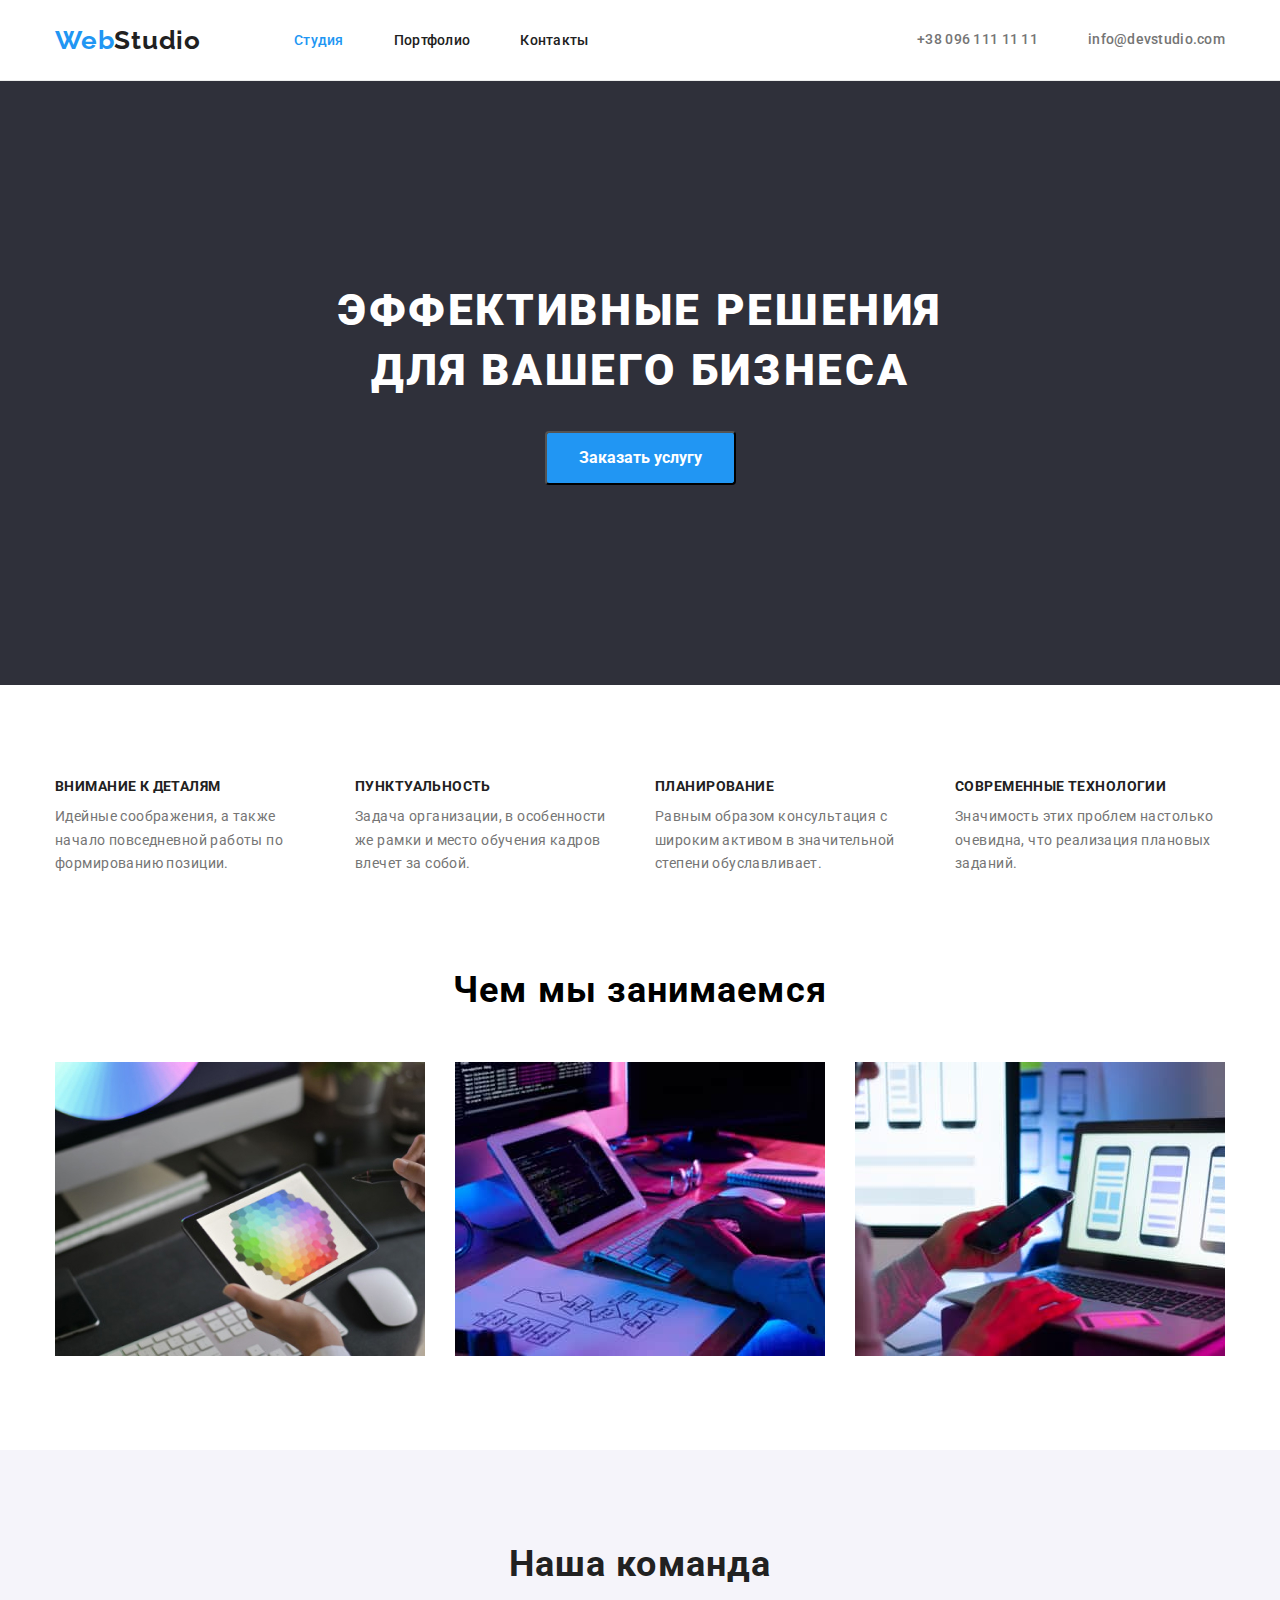
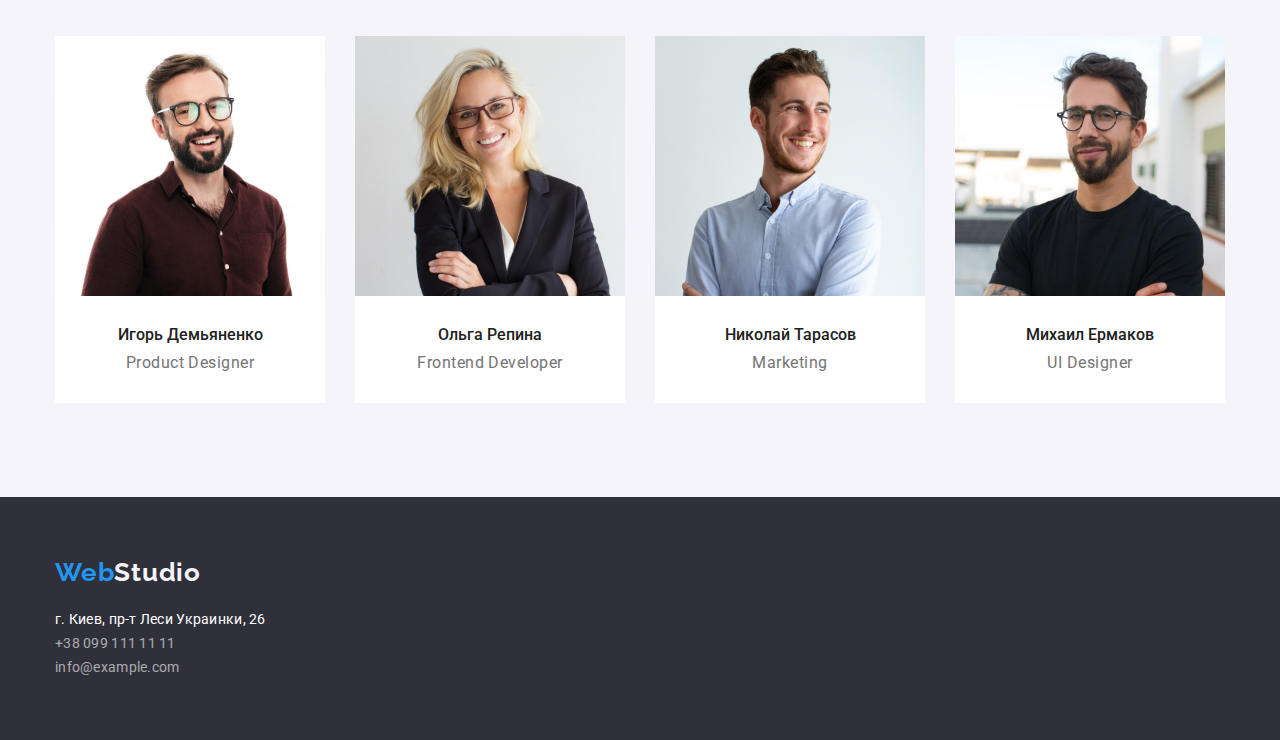
<file: index.html>
<!DOCTYPE html>
<html lang="ru">

<head>
    <meta charset="UTF-8" />
    <meta http-equiv="X-UA-Compatible" content="IE=edge" />
    <meta name="viewport" content="width=device-width, initial-scale=1.0" />
    <title>Homework</title>
    <link rel="preconnect" href="https://fonts.googleapis.com">
    <link rel="preconnect" href="https://fonts.gstatic.com" crossorigin>
    <link href="https://fonts.googleapis.com/css2?family=Raleway:wght@700&family=Roboto:wght@400;500;700;900&display=swap" rel="stylesheet">
    <link href="https://fonts.googleapis.com/css2?family=Roboto:wght@400;500;700;900&display=swap" rel="stylesheet">
    <link rel="preconnect" href="https://fonts.googleapis.com">
    <link rel="preconnect" href="https://fonts.gstatic.com" crossorigin>
    <link href="https://fonts.googleapis.com/css2?family=Roboto:wght@400;500;700;900&display=swap" rel="stylesheet">
    <link rel="stylesheet" href="https://cdnjs.cloudflare.com/ajax/libs/modern-normalize/1.1.0/modern-normalize.min.css" >
    <link rel="stylesheet" href="./css/styles.css">
    
</head>

<body class="body">

    <!---------------------------- Хедер-------------------------- -->

    <header class="page-header">
        <div class="all-header container">
        <a class="logo-header" href="index.html">
           <span class="logo-main-color">Web</span><span class="logo-second-color">Studio</span>
        </a >
        <nav >
            <ul class="nav-list">
                <li class="nav-link-item-current"><a  class="header-menu-link current" href="">Студия</a></li>
                <li class="nav-link-item"><a class="header-menu-link" href="./portfolio.html">Портфолио</a></li>
                <li class="nav-link-item"><a class="header-menu-link" href="">Контакты</a></li>
            </ul>

        </nav >
          <ul class="nav-contact-link list">
           <li> <a class="nav-contact-item"  href="tel:+380961111111">+38 096 111 11 11</a> </li>
            <li> <a  class="nav-contact-item" href="mailto:info@devstudio.com">info@devstudio.com</a> </li>
        </ul>
    </div>
    </header>

   <!-- ------------------------Hero section--------------------------->
    <main>
    
    <section class="hero">
        <div class="container" >
        <h1 class="hero-title"> Эффективные решения для вашего бизнеса </h1>
        <button class="hero-button" type="button">Заказать услугу</button>
    </div>
    </section>
   
    <!---------------------------преимущества --------------------------->

    <section class="advantages">
        <div class="container" >
        <h2 class="our-power visually-hidden">преимущества</h2>
        <ul class="advantage-list">
            <li class="advantage-item" >
                <h3 class="item-title">ВНИМАНИЕ К ДЕТАЛЯМ</h3>
                <p class="item-text">Идейные соображения, а также начало повседневной работы по формированию позиции.</p>
            </li>
            <li class="advantage-item">
                <h3 class="item-title">ПУНКТУАЛЬНОСТЬ</h3>
                <p class="item-text">Задача организации, в особенности же рамки и место обучения кадров влечет за собой.</p>
            </li>
            <li class="advantage-item">
                <h3 class="item-title">ПЛАНИРОВАНИЕ</h3>
                <p class="item-text">Равным образом консультация с широким активом в значительной степени обуславливает.</p>
            </li>
            <li class="advantage-item">
                <h3 class="item-title">СОВРЕМЕННЫЕ ТЕХНОЛОГИИ</h3>
                <p class="item-text">Значимость этих проблем настолько очевидна, что реализация плановых заданий.</p>
            </li>
        </ul>
    </div>
    </section>

    <!------------------------ Чем мы занимаемся ------------------------>

    <section class="whatwedo-section">
        <div class="container">
        <h2 class="whatwedo">Чем мы занимаемся</h2>
        <ul class="whatwedo-list">
            <li class="whatwedo-item">
                <img src="./images/img.jpg" alt="преимущество1" width="370" height="294" />
            </li>
            <li class="whatwedo-item">
                <img src="./images/img(1).jpg" alt="преимущество2" width="370" height="294" />
            </li>
            <li class="whatwedo-item">
                <img src="./images/img(2).jpg" alt="преимущество3" width="370" height="294" />
            </li>
         </ul>
        </div>
    </section>
    <!-------------------------- наша команда -------------------------->
    
    <section class="team">
        <div class="container">
        <h2 class="our-team">Наша команда</h2>
        <ul class="team-list">
            <li class="team-person-card">
                <img src="./images/teampic1.jpg" alt="team member1" width="270" height="260">
               <div >
                <h3 class="member">Игорь Демьяненко</h3>
                <p class="member-proffesion">Product Designer</p>
            </div>
            </li>
            <li class="team-person-card">
                <img src="./images/teampic2.jpg" alt="team member2" width="270" height="260">
              <div> 
                <h3 class="member">Ольга Репина</h3>
                <p class="member-proffesion">Frontend Developer</p>
            </div>
            </li>
            <li class="team-person-card">
                <img src="./images/teampic3.jpg" alt="team member3" width="270" height="260">
               <div> 
                <h3 class="member">Николай Тарасов</h3>
                <p class="member-proffesion">Marketing</p>
            </div>
            </li>
            <li class="team-person-card">
                <img src="./images/teampic.jpg" alt="team member4" width="270" height="260">
             <div>   
                <h3 class="member">Михаил Ермаков</h3>
                <p class="member-proffesion">UI Designer</p>
            </div>
            </li>
        </ul>
      </div>
    </section>
</main>
    <!------------------------------FOOTER------------------------------->

    <footer class="footer">
        <div class="container">
        <address class="footer-links">
            <a class="logo-footer" href="index.html">
                <span class="logo-main-color">Web</span><span class="logo-footer-color">Studio</span>
            </a>
            <ul class="list">
                <li>
                    <a class="adress" href="https://goo.gl/maps/nL18BeyxgCE3N7YV7" target="blank" rel="noopener noindex nofollow">г.
                        Киев, пр-т Леси Украинки, 26</a>
                </li>
                <li>
                    <a class="contact-links" href="tel:+380991111111">+38 099 111 11 11</a>
                </li>
                <li>
                    <a class="contact-links" href="mailto:info@example.com">info@example.com</a>
                </li>
            </ul>
        </address>
    </div>
    </footer>
</file>
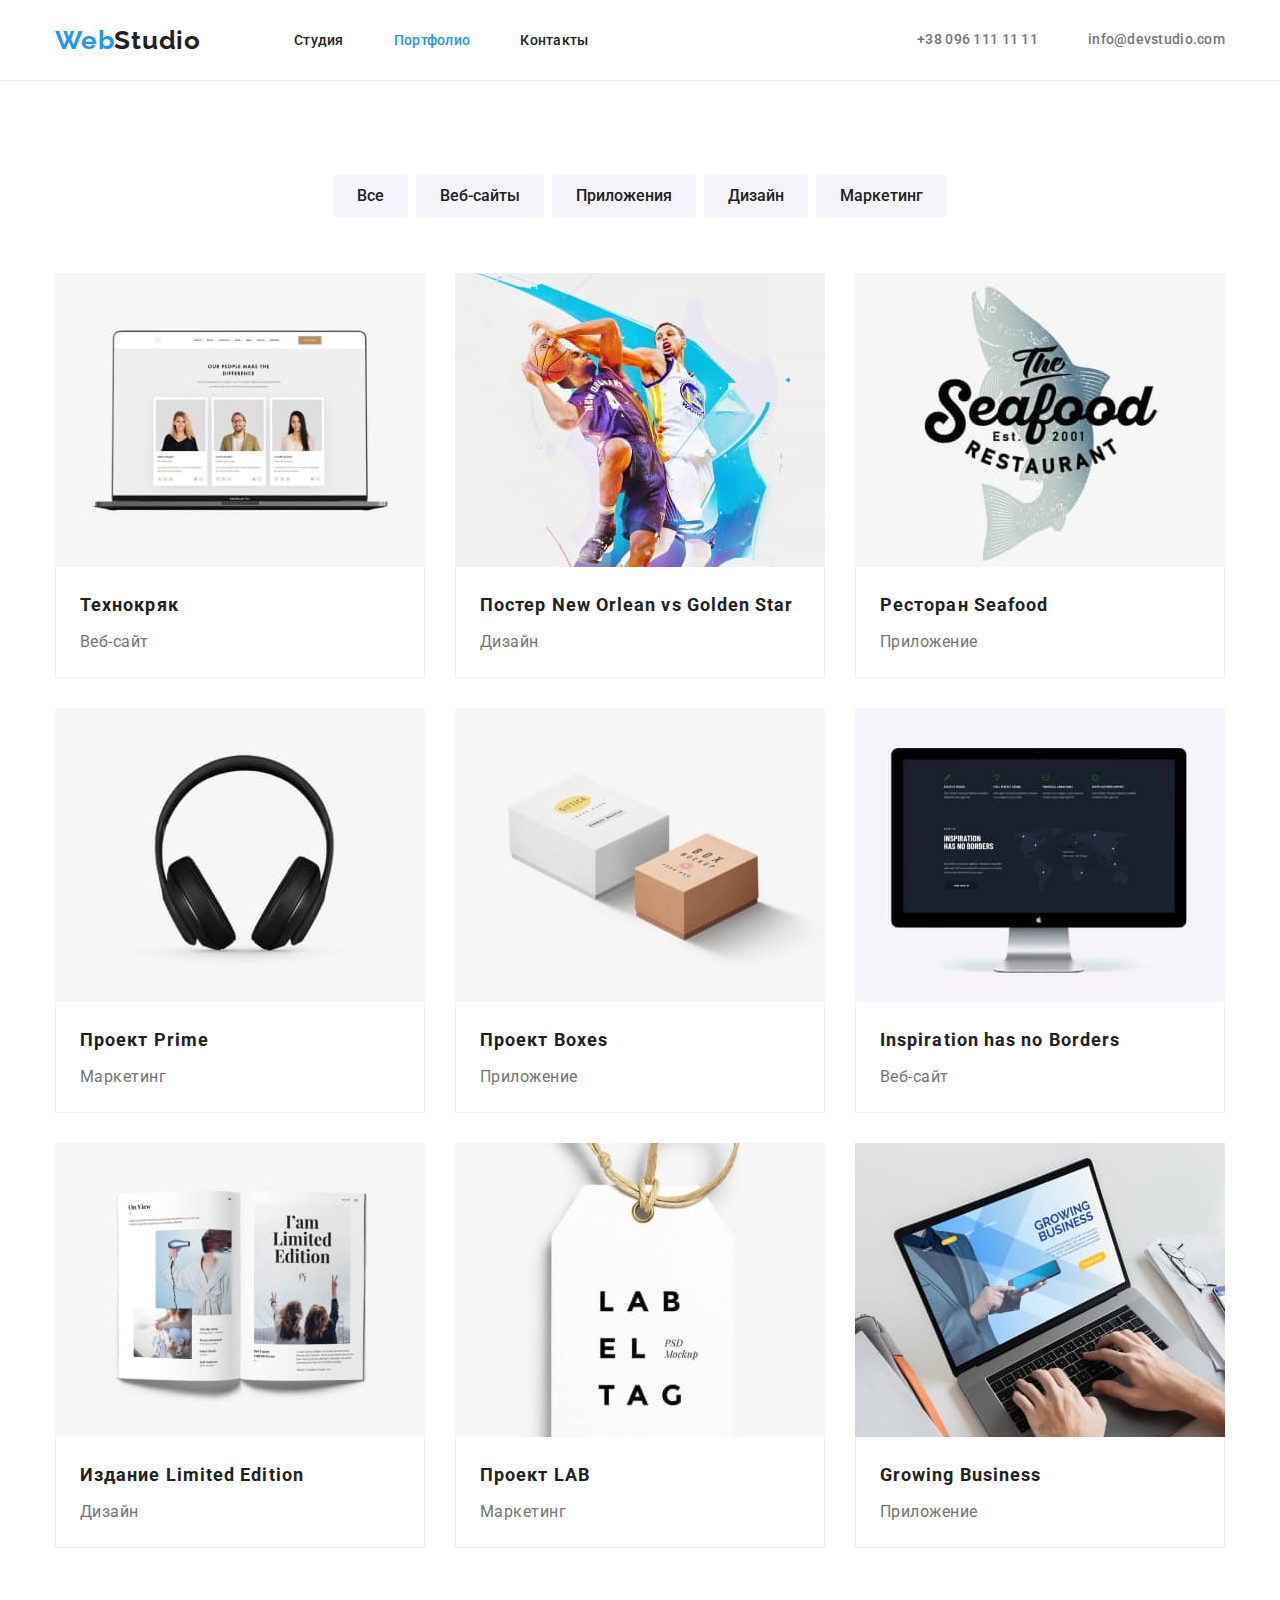
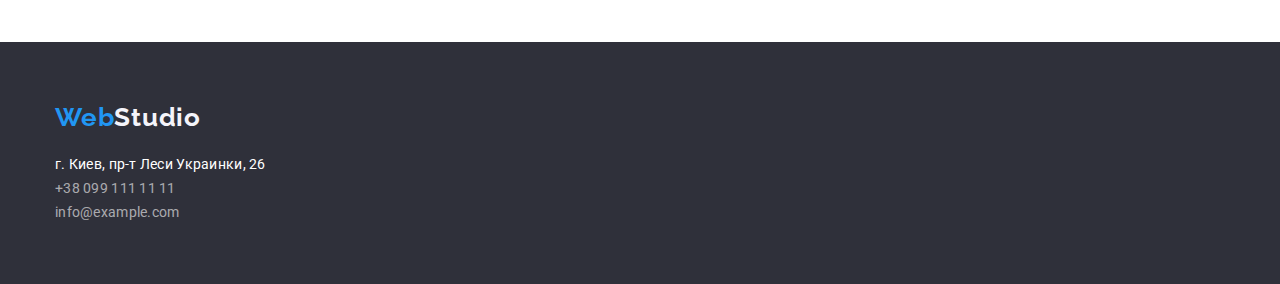
<file: portfolio.html>
<!DOCTYPE html>
<html lang="ru">

<head>
    <meta charset="UTF-8" />
    <meta http-equiv="X-UA-Compatible" content="IE=edge" />
    <meta name="viewport" content="width=device-width, initial-scale=1.0" />
    <title>Portfolio</title>
    <link rel="preconnect" href="https://fonts.googleapis.com">
    <link rel="preconnect" href="https://fonts.gstatic.com" crossorigin>
    <link href="https://fonts.googleapis.com/css2?family=Raleway:wght@700&family=Roboto:wght@400;500;700;900&display=swap" rel="stylesheet">
    <link href="https://fonts.googleapis.com/css2?family=Roboto:wght@400;500;700;900&display=swap" rel="stylesheet">
    <link rel="preconnect" href="https://fonts.googleapis.com">
    <link rel="preconnect" href="https://fonts.gstatic.com" crossorigin>
    <link href="https://fonts.googleapis.com/css2?family=Roboto:wght@400;500;700;900&display=swap" rel="stylesheet">
    <link rel="stylesheet" href="https://cdnjs.cloudflare.com/ajax/libs/modern-normalize/1.1.0/modern-normalize.min.css" >
    <link rel="stylesheet" href="./css/styles.css">
</head>

<body class="body">



    <!----------------------------- Хедер ----------------------------->

    <header class="page-header ">
      <div class="container">
      <a class="logo-header" href="index.html">
          <span >Web</span><span class="logo-second-color">Studio</span>
      </a>
      <nav class="nav-ul">
          <ul class="nav-list list">
              <li class="nav-link-item"><a class="header-menu-link" href="./index.html">Студия</a></li>
              <li class="nav-link-item-current"><a class="header-menu-link current" href="./portfolio.html">Портфолио</a></li>
              <li class="nav-link-item"><a class="header-menu-link" href="">Контакты</a></li>
          </ul>
      </nav>
        <ul class="nav-contact-link list">
         <li> <a class="nav-contact-item" href="tel:+380961111111">+38 096 111 11 11</a> </li>
          <li> <a class="nav-contact-item" href="mailto:info@devstudio.com">info@devstudio.com</a> </li>
      </ul>
    </div>
  </header>

    <main>
    <!--------------------------- PORTFOLIO--------------------------->
 <section class="portfolio-section">
  <div class="container"> 
<ul class="portfolio-list ">

    <li class="portfolio-buttons-list" >
      <button type="button" class="portfolio-buttons" >Все</button>
    </li>
    <li class="portfolio-buttons-list">
      <button type="button" class="portfolio-buttons" >Веб-сайты</button>
    </li>
    <li class="portfolio-buttons-list">
      <button type="button" class="portfolio-buttons" >Приложения</button> 
    
    </li>
    <li class="portfolio-buttons-list">
      <button type="button" class="portfolio-buttons" >Дизайн</button>
      
    </li >
    <li class="portfolio-buttons-list">
      <button type="button" class="portfolio-buttons" >Маркетинг</button>
      
    </li>
</ul>

    <ul class="portfolio-cards">
       <li class="item">
         <a href="" class="portfolio-link">
         <img class="port-img" src="./images/Portfolio1.jpg" alt="Portfolio1" width="370" height="294">
        <div class="portfolio-text">
         <h3 class="uniqe-case">Технокряк</h3>
         <p class="uniqe-case-topic">Веб-сайт</p>
        </div> 
        </a>
       </li>
       
       <li class="item">
        <a href="" class="portfolio-link">
        <img  class="port-img" src="./images/Portfolio2.jpg" alt="Portfolio2" width="370" height="294">
        <div class="portfolio-text">
        <h3 class="uniqe-case">Постер New Orlean vs Golden Star</h3>
        <p class="uniqe-case-topic">Дизайн</p>
        </div>  
      </a>
      </li>
      
      <li class="item">
        <a href="" class="portfolio-link">
        <img class="port-img" src="./images/Portfolio3.jpg" alt="Portfolio3" width="370" height="294">
        <div class="portfolio-text">
        <h3 class="uniqe-case">Ресторан Seafood</h3>
        <p class="uniqe-case-topic">Приложение</p>
       </div>
      </a>
      </li>
      
      <li class="item">
        <a href="" class="portfolio-link">
        <img class="port-img" src="./images/Portfolio4.jpg" alt="Portfolio4" width="370" height="294">
        <div class="portfolio-text">
        <h3 class="uniqe-case">Проект Prime</h3>
        <p class="uniqe-case-topic">Маркетинг</p>
           </div>
      </a>
      </li>
      
      <li class="item">
        <a href="" class="portfolio-link">
        <img class="port-img" src="./images/Portfolio5.jpg" alt="Portfolio5" width="370" height="294">
        <div class="portfolio-text">
        <h3 class="uniqe-case">Проект Boxes</h3>
        <p class="uniqe-case-topic">Приложение</p>
          </div>
      </a>
      </li>
      
      <li class="item">
        <a href="" class="portfolio-link">
          <img class="port-img" src="./images/Portfolio6.jpg" alt="Portfolio6" width="370" height="294">
         <div class="portfolio-text">
          <h3 class="uniqe-case">Inspiration has no Borders</h3>
        <p class="uniqe-case-topic">Веб-сайт</p>
        </div>
      </a>
      </li>
      
      <li class="item">
        <a href="" class="portfolio-link">
        <img class="port-img"src="./images/Portfolio7.jpg" alt="Portfolio7" width="370" height="294">
        <div class="portfolio-text">
        <h3 class="uniqe-case">Издание Limited Edition</h3>
        <p class="uniqe-case-topic">Дизайн</p>
        </div>  
      </a>
      </li>

      <li class="item">
        <a href="" class="portfolio-link">
        <img class="port-img"src="./images/Portfolio8.jpg" alt="Portfolio8" width="370" height="294">
        <div class="portfolio-text">
        <h3 class="uniqe-case">Проект LAB </h3>
        <p class="uniqe-case-topic">Маркетинг</p>
          </div>
      </a>
      </li>

      <li class="item">
        <a href="" class="portfolio-link">
        <img class="port-img"src="./images/Portfolio9.jpg" alt="Portfolio9" width="370" height="294">
        <div class="portfolio-text">
        <h3 class="uniqe-case">Growing Business</h3>
        <p class="uniqe-case-topic">Приложение</p>
         </div>
      </a>
      </li>
   </ul>
  </div>
  </section>
  </main>

    <!-----------------------------ФУТЕР---------------------------->

  <footer class="footer">
    <div class="container">
    <address class="footer-links">
        <a class="logo-footer" href="index.html">
            <span>Web</span><span class="logo-footer-color">Studio</span>
        </a>
        <ul class="list">
            <li>
                <a class="adress" href="https://goo.gl/maps/nL18BeyxgCE3N7YV7" target="blank" rel="noopener noindex nofollow">г.
                    Киев, пр-т Леси Украинки, 26</a>
            </li>
            <li><a class="contact-links" href="tel:+380991111111">+38 099 111 11 11</a></li>
            <li>
                <a class="contact-links" href="mailto:info@example.com">info@example.com</a>
            </li>
        </ul>
    </address>
  </div>
</footer>


</body>
</file>
<file: css/styles.css>
.html{
    box-sizing: border-box;
    width: 1600px;
}
/* *,
*::before,
*::after{box-sizing: inherit;} */
.main{width: 1600px;}
    /* main text colour */
    :root{
    --primary-text-colour: #212121;
    --hero-colour: #FFFFFF;
    --secondary-text-colour: #757575;
    --accent-colourbackground: #2196F3;
    --backgr-alt-color: #F5F4FA;

    }  
             /* BODY */
.body{font-family: Roboto, sans-serif;}

.list{

    display: flex;
    list-style: none;
    padding: 0;
    margin-top: 32px;
    margin-right: 0;
    padding-right: 0;

    font-family: 'Roboto';
    font-weight: 500;
    font-size: 14px;
    line-height: 114.2%;
    letter-spacing: 0.02em;
    color: var(--primary-text-colour);}

.container{
     margin-left:auto;
     margin-right: auto;
     padding-right: 15px;
     padding-left: 15px;
     width: 1200px;
     /* outline: 2px solid tomato; */
       
    }

           ----------- /* Хедер */------------------


.nav-list:last-child{
    padding-top: 32px;
    padding-bottom: 32px;
}
.nav-link-item:last-child{
    margin-right: 0;
}

.nav-lis:last-child{
    margin-right: 0;
}

.page-header{
    border-bottom: 1px solid #ECECEC;
}

.page-header .container{

    display: inline-block; 
     display: flex; 
     align-items: center;

}

.logo-header
     {
     display: inline-block;
     margin-right: 93px;

     font-family: 'Raleway';
     font-weight: 700;
     font-size: 26px;
     line-height: 119.2%;
     letter-spacing: 0.03em; 
     color: #2196F3;
     text-decoration: none;
    }
.logo-header:hover,
.logo-header:focus{text-decoration: underline;}

.logo-second-color{
 color: var(--primary-text-colour ) 
}

.nav-list{
    display: block;
    display: flex;
    margin-top: 0;
    margin-bottom: 0;
    margin-left: 0;
    align-items: center;
    text-align: center;
    padding-left: 0;
    list-style: none;

     font-family: 'Roboto';
     font-style: normal;
     font-weight: 500;
     font-size: 14px;
     line-height: 16px;
     letter-spacing: 0.02em;
     color: #212121;}

.a.header-menu-link{

}
.header-menu-link{
    display: block;
    padding-top: 32px;
    padding-bottom: 32px;
    
    color: var(--primary-text-colour);
    text-decoration: none;
    font-style: normal;
    font-weight: 500;
    font-size: 14px;
    line-height: 16px;
    letter-spacing: 0.02em;
}

.header-menu-link:hover,
.header-menu-link:focus{
    color: var(--accent-colourbackground);
}

 .nav-list  li a{
     text-decoration: none;
 }

.nav-link-item
     {
    margin-left: 0;
    margin-right: 50px;
 
    text-decoration:none;
    color: var(--primary-text-colour);
     }

.nav-link-item-current{
        margin-left: 0;
        margin-right: 50px;
        text-decoration:none;
        color: var(--accent-colourbackground);

     }
.nav-link-item:hover,
.nav-link-item:focus
{color: var(--accent-colourbackground);

}
.nav-contact-item
{
    padding-top: 10px;
    padding-bottom: 10px;
   font-weight: 500;
   font-size: 14px;
   line-height: 114.2%;
   letter-spacing: 0.02em;
   text-decoration: none;
   color: #757575;
}

 .current{
    color: var(--accent-colourbackground);
}
.nav-contact-item:hover,
.nav-contact-item:focus
   {
    color: var(--accent-colourbackground)
    }

.nav-contact-link{
        display: flex;
        margin-bottom: 0;
        margin-top: 0;
        padding-top: 0;
        margin-left: auto;

        
    }
.nav-contact-link li+li{
        margin-left: 50px;
    }
    

            /* -----------------Секция ХЕРО-------------- */

.hero{
    
    padding-top: 200px;
    padding-bottom: 200px;
     text-align: center;
     background-color: #2F303A;
        }
.hero-title
{
    margin-top: 0;
    margin-bottom: 0px;
    margin-left:  auto;
    margin-right: auto;
    display: block;
    width: 696px;

    text-transform: uppercase;
    font-weight: 900;
    font-size: 44px;
    line-height: 136%;
    text-align: center;
    letter-spacing: 0.06em;
    color: var(--hero-colour);
    background-color:#2F303A;
   
}
.hero-button
{  
    margin-top: 30px;
    border-radius: 4px;
    text-align: center;
    padding-left: 32px;
    padding-right: 32px;
    padding-top: 10px;
    padding-bottom: 10px;
    font-weight: 700;
    font-size: 16px;
    line-height: 187%;
    color: var(--hero-colour);
    background-color: var(--accent-colourbackground);
}
.hero-button:hover,
.hero-button:focus{
    background-color:#188CE8 ;
}

            /*--------------Преимущества-------------- */


            
.advantages .container{
    display: flex;
    align-items: center;
}            
.our-power{
    /* visibility:hidden; */
    /* width: 0; */
    
}
.visually-hidden {
    position: absolute;
    width: 1px;
    height: 1px;
    margin: -1px;
    border: 0;
    padding: 0;
    
    white-space: nowrap;
    clip-path: inset(100%);
    clip: rect(0 0 0 0);
    overflow: hidden;
  }

.advantage-item{

    /* display: inline-block; */
    width: 270px;
    margin-right: 30px;
}
.advantage-item:last-child{
    margin-right: 0;
}

.advantage-item li{
    margin-right: 50px;
}

.advantage-list{
 list-style: none;
    display: flex;
    text-decoration: none;
    margin-top: 0;
    margin-bottom: 0;
    padding: 0;
  
}
.advantages{
  padding-top: 94px;
  padding-bottom: 94px;}

.item-title
     {
    margin-top: 0;
    margin-bottom: 10px;
      font-weight: 700;
      font-size: 14px;
      line-height: 114.2%;
      letter-spacing: 0.03em;
       color: var(--primary-text-colour);
     }
.item-text
     {

      font-weight: 400;
      font-size: 14px;
      line-height: 171.4%;                
      letter-spacing: 0.03em; 
      color: var(--secondary-text-colour);
                
     }
.item-text:last-child{
         padding: 0;
         margin: 0%;
     }

            /*------------ чем мы занимаемся------------ */


.whatwedo{
    display: block;
    margin-top: 0;
    padding-top: 0;
    margin-bottom: 50px;

    font-size: 36px;
    text-align: center;
    letter-spacing: 0.03em;
}

h2 .whatwedo-section{
   display: inline-block;
    margin-top: 0;
    padding-top: 0;
}

.whatwedo-item{
   
    margin-right: 30px;
    text-decoration: none;
    display: block;
}
.whatwedo-list
{
    display: flex;
    margin-top: 0;
    margin-bottom: 0;
    display: flex;
    text-decoration: none;
    padding-left: 0;
    padding-right: 0;
    padding-bottom: 0px;
}
.whatwedo-list :nth-child(3n){
    margin-right: 0;
}
    
.whatwedo-section{
    /* padding-top: 94px; */
    padding-bottom: 94px;
}

.whatwedo-item img{
    display: block;
}
            /*---------------- наша команда ----------------*/

 .team-list{
      display: flex;
      justify-content: center;
      align-items: stretch;
      padding-left: 0;padding-right: 0;
      margin-left: auto;
      margin-left: auto;
      margin-top: 0px;
      margin-bottom: 0px;

 }
.team
    {
    margin-bottom: 0px;
    padding-top: 94px;
    padding-bottom: 94px;
      background-color: var(--backgr-alt-color);
    }


.team-person-card{
    display: block;
    text-align: center;
    margin-right: 30px;
    /* margin-bottom: 94px; */
    background-color:white;
}
.team-person-card img{
    display: block;
}

.team-person-card div {
padding-top: 30px;
padding-bottom: 30px;
}

.team-person-card:nth-child(4n){
    margin-right: 0;
}
.our-team  {
    margin-top: 0px;
    margin-bottom: 50px;
    font-style: normal;
    font-weight: 700;
    font-size: 36px;
    line-height: 116%;
    text-align: center;
    letter-spacing: 0.03em;
    color: #212121;
      }
      
.member{  
     margin-top: 0px;
     margin-bottom: 10px;
      font-weight: 500;
      font-size: 16px;
      line-height: 118%;
      /* text-align: center; */
      color: var(--primary-text-colour);
            }

.member-proffesion{   
      margin-top: 0;
      margin-bottom: 0px;
      font-weight: 400;
      font-size: 16px;
      line-height: 118%;
      letter-spacing: 0.03em;
      color: var(--secondary-text-colour);
            }

   /* ---------========-----Портфолио --------========------*/

.portfolio-link{
border: 1px #EEEEEE;

}                               
.portfolio-list{
    display: flex;
    justify-content:center;
    margin-top: 0px;
    margin-bottom: 56px;
    padding-left: 0;
    

}
.portfolio-buttons-list{
    display: inline-block;
    text-decoration: none;
    align-items: center;
    margin-left: 8px;
    /* color: tomato; */
 
}

.portfolio-buttons-list:first-child{
    margin-left: 0;
}

.portfolio-section{
     padding-top: 94px;
     padding-bottom: 94px;

}
.portfolio-buttons
{   text-align: center;
    text-decoration: none;
    border-radius: 4px;
    border-color: transparent;
    padding: 22px; 
    padding-right: 22px; ;
    padding-top: 6px;
    padding-bottom: 6px;
    
    font-weight: 500;
    font-size: 16px;
    line-height: 162%;
    color: var(--primary-text-colour);
    background-color: #F5F4FA;
 }
             
.portfolio-buttons:hover,
.portfolio-buttons:focus
  {background-color: var(--accent-colourbackground) ;
      color:var(--hero-colour);
  }
.portfolio-buttons-list li{
    
}

.uniqe-case
{
    margin-top: 0;
    margin-bottom: 4px;
    text-decoration:none;
    font-weight: 700;
    font-size: 18px;
    line-height: 200%;
    color: #212121;
    letter-spacing: 0.06em;
}

.portfolio-link{
    text-decoration:none;
    margin-top: 0;
    margin-bottom: 0;
}
.item a{
    /* display: inline-block; */
    width: 0px;
    height: 0px;
}

.portfolio-text{
    padding-top: 20px;
    padding-bottom: 20px;
    padding-right: 24px;
    padding-left: 24px;
   
    border-bottom : 1px solid #EEEEEE;
    border-left: 1px solid #EEEEEE;
    border-right:1px solid #EEEEEE ;

}

.uniqe-case-topic{
    font-weight: 400;
    font-size: 16px;
    line-height: 187%;
    letter-spacing: 0.03em;
    color: #757575;
}

.uniqe-case-topic:last-child{
    margin: 0;
    padding: 0;
}

.portfolio-cards .item{
  
    margin-bottom: 30px;
}


.portfolio-cards{
    display: flex;
    align-items:center;
    
    flex-wrap: wrap;
    list-style: none;
    /* text-align: center; */
    margin-bottom: 0;
    margin-top: 0;
    padding-left: 0;
}

.port-img{
    display: block;
}


.portfolio-cards :nth-child(3n){
    margin-right: 0;
}

.portfolio-cards :nth-child(7n){
    margin-bottom: 0;
}

.portfolio-cards :nth-child(8n){
    margin-bottom: 0;
}
.portfolio-cards :nth-child(9n){
    margin-bottom: 0;
}

.portfolio-cards li{
    width: 370px;
    margin-right: 30px;


}
 /*-====================-=-=-= футер-====================-=-=-= */


.logo-footer
     {
    
     margin-top: 0;
     margin-bottom: 20px;
     font-family: 'Raleway';
     font-style: normal;
     font-weight: 700;
     font-size: 26px;
     line-height: 119% ;
     letter-spacing: 0.03em; 
     color: #2196F3;
     text-decoration: none;
    }
     .logo-footer:hover,
     .logo-footer:focus{text-decoration: underline;}
    
.logo-footer-color{

    color: var(--backgr-alt-color)
}
.footer{
    padding-top: 60px;
    padding-bottom: 60px;


   background-color: #2F303A;
    text-decoration: none;
}
.footer-links
   {

   }
.adress
   {
    text-decoration: none;
   font-style: normal;
   font-weight: 400;
   font-size: 14px;
   line-height: 171%;
   color: #FFFFFF;


            }
    .footer .list{
       display: block;
        margin-top: 20px;
        margin-bottom: 0px;
    }
 .contact-links
 {  margin-top: 9px;
    text-decoration: none;
     font-style: normal;
     font-weight: 400;
     font-size: 14px;
     line-height: 171%;           
     color: rgba(255, 255, 255, 0.6);
     
 }
</file>
